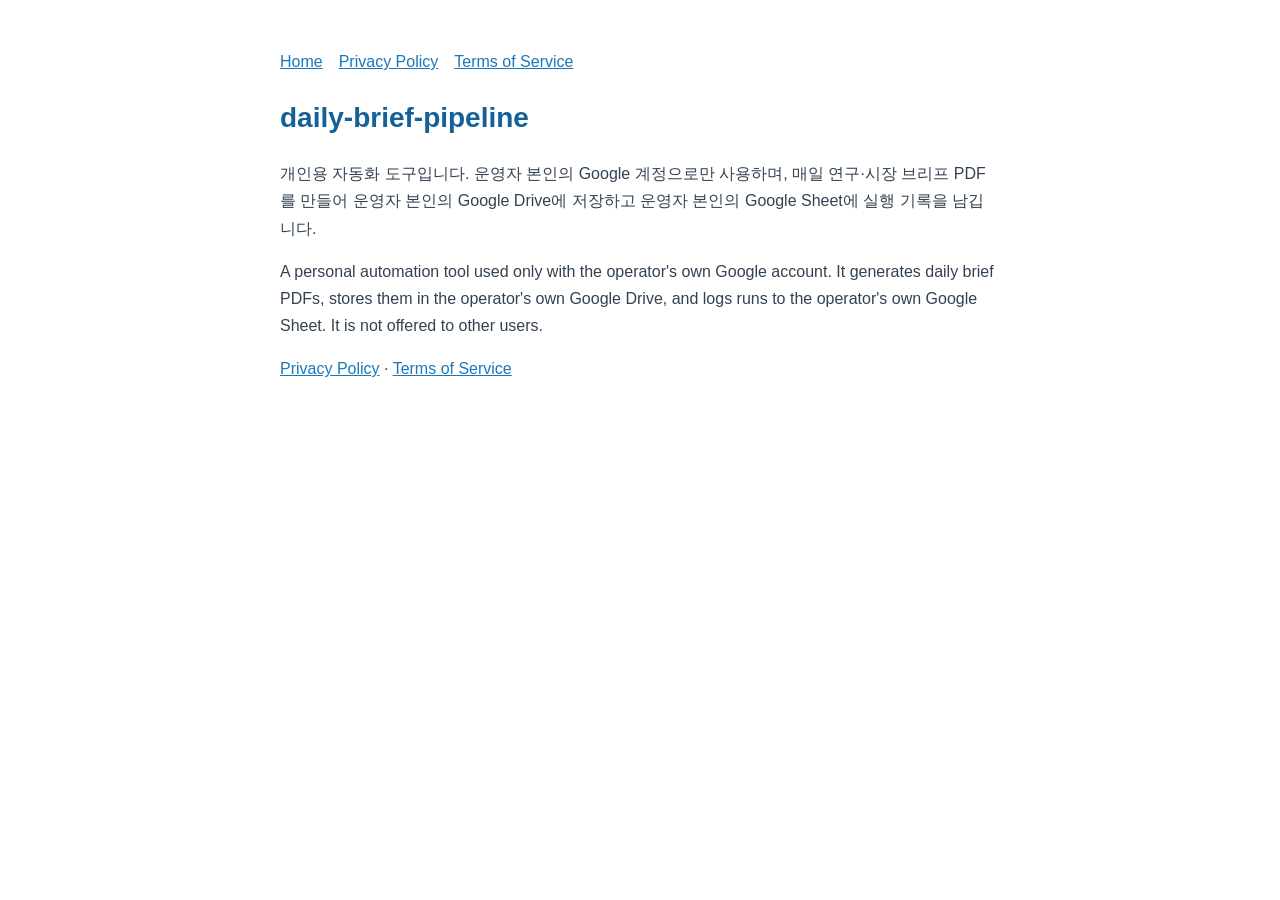
<file: index.html>
<!doctype html><html lang="ko"><head><meta charset="utf-8"><meta name="viewport" content="width=device-width,initial-scale=1"><title>daily-brief-pipeline</title><link rel="stylesheet" href="style.css"></head><body>
<nav><a href="index.html">Home</a><a href="privacy.html">Privacy Policy</a><a href="terms.html">Terms of Service</a></nav>
<h1>daily-brief-pipeline</h1>
<p>개인용 자동화 도구입니다. 운영자 본인의 Google 계정으로만 사용하며, 매일 연구·시장 브리프 PDF를 만들어 운영자 본인의 Google Drive에 저장하고 운영자 본인의 Google Sheet에 실행 기록을 남깁니다.</p>
<p>A personal automation tool used only with the operator's own Google account. It generates daily brief PDFs, stores them in the operator's own Google Drive, and logs runs to the operator's own Google Sheet. It is not offered to other users.</p>
<p><a href="privacy.html">Privacy Policy</a> · <a href="terms.html">Terms of Service</a></p>
</body></html>
</file>
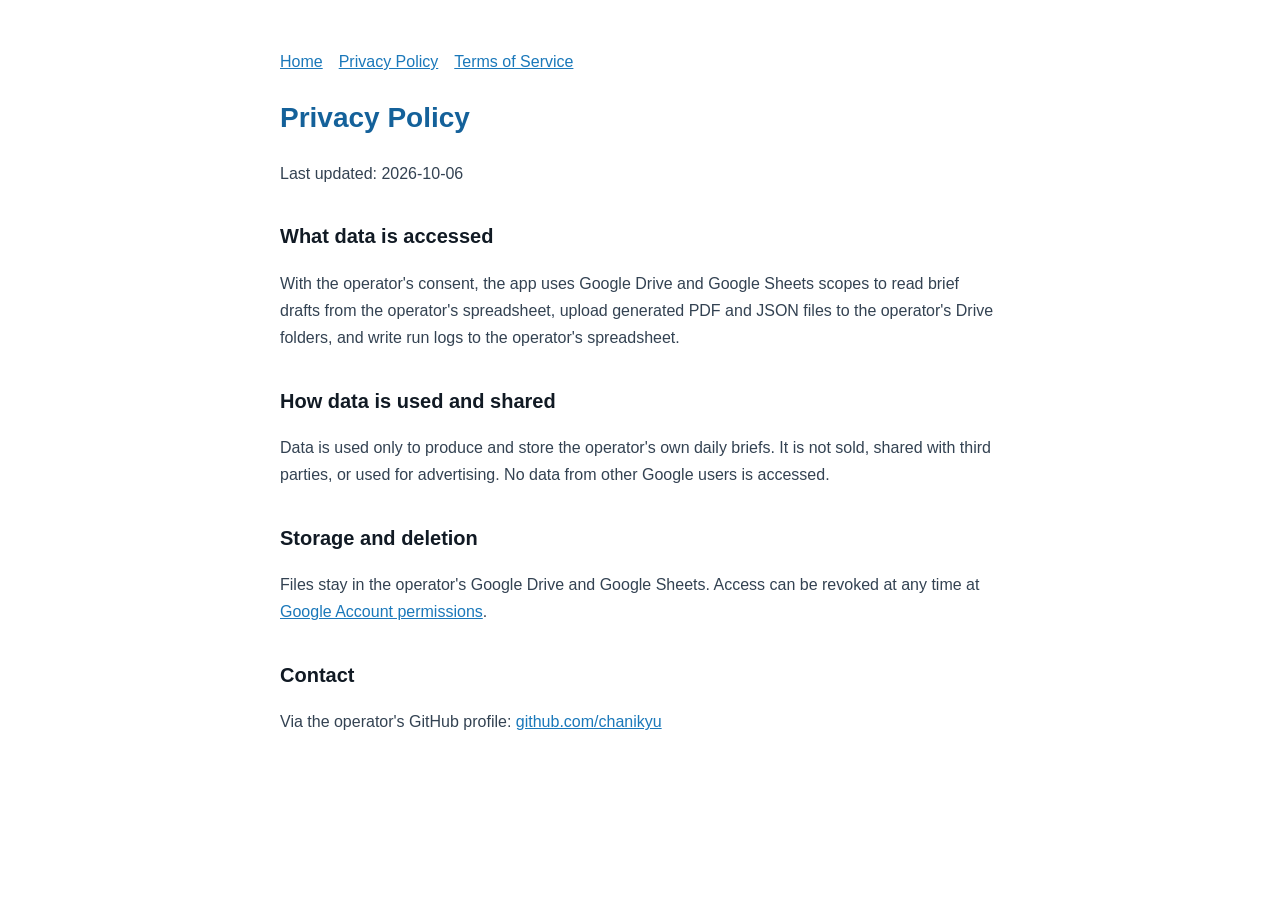
<file: privacy.html>
<!doctype html><html lang="ko"><head><meta charset="utf-8"><meta name="viewport" content="width=device-width,initial-scale=1"><title>Privacy Policy · daily-brief-pipeline</title><link rel="stylesheet" href="style.css"></head><body>
<nav><a href="index.html">Home</a><a href="privacy.html">Privacy Policy</a><a href="terms.html">Terms of Service</a></nav>
<h1>Privacy Policy</h1>
<p>Last updated: 2026-10-06</p>
<h2>What data is accessed</h2>
<p>With the operator's consent, the app uses Google Drive and Google Sheets scopes to read brief drafts from the operator's spreadsheet, upload generated PDF and JSON files to the operator's Drive folders, and write run logs to the operator's spreadsheet.</p>
<h2>How data is used and shared</h2>
<p>Data is used only to produce and store the operator's own daily briefs. It is not sold, shared with third parties, or used for advertising. No data from other Google users is accessed.</p>
<h2>Storage and deletion</h2>
<p>Files stay in the operator's Google Drive and Google Sheets. Access can be revoked at any time at <a href="https://myaccount.google.com/permissions">Google Account permissions</a>.</p>
<h2>Contact</h2>
<p>Via the operator's GitHub profile: <a href="https://github.com/chanikyu">github.com/chanikyu</a></p>
</body></html>
</file>
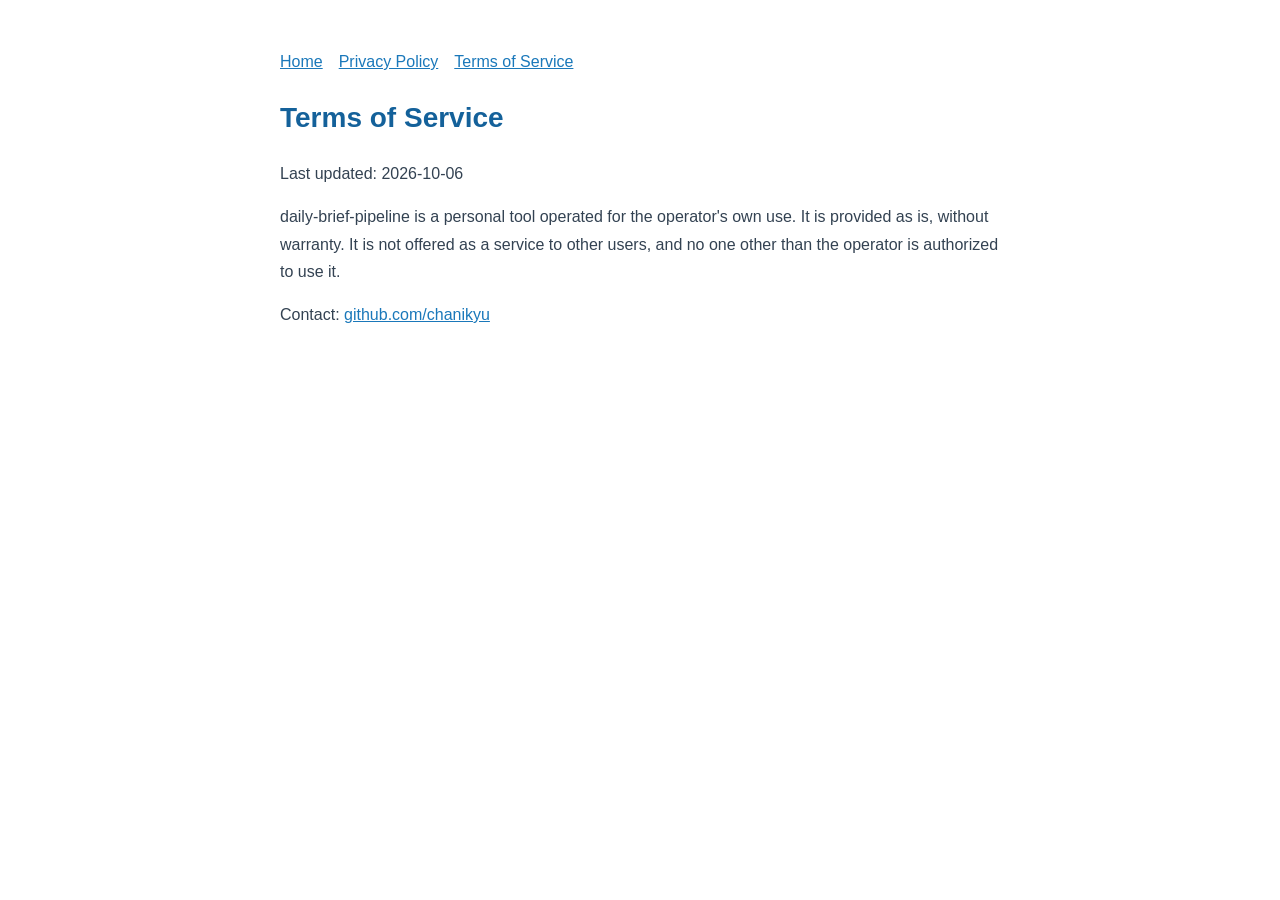
<file: terms.html>
<!doctype html><html lang="ko"><head><meta charset="utf-8"><meta name="viewport" content="width=device-width,initial-scale=1"><title>Terms of Service · daily-brief-pipeline</title><link rel="stylesheet" href="style.css"></head><body>
<nav><a href="index.html">Home</a><a href="privacy.html">Privacy Policy</a><a href="terms.html">Terms of Service</a></nav>
<h1>Terms of Service</h1>
<p>Last updated: 2026-10-06</p>
<p>daily-brief-pipeline is a personal tool operated for the operator's own use. It is provided as is, without warranty. It is not offered as a service to other users, and no one other than the operator is authorized to use it.</p>
<p>Contact: <a href="https://github.com/chanikyu">github.com/chanikyu</a></p>
</body></html>
</file>
<file: style.css>
body{font-family:-apple-system,"Apple SD Gothic Neo","Noto Sans KR",sans-serif;max-width:720px;margin:48px auto;padding:0 16px;line-height:1.7;color:#334252;background:#fff}
h1{color:#14619A;font-size:28px}h2{color:#111A24;font-size:20px;margin-top:32px}a{color:#1A78BA}
nav a{margin-right:16px}
</file>
